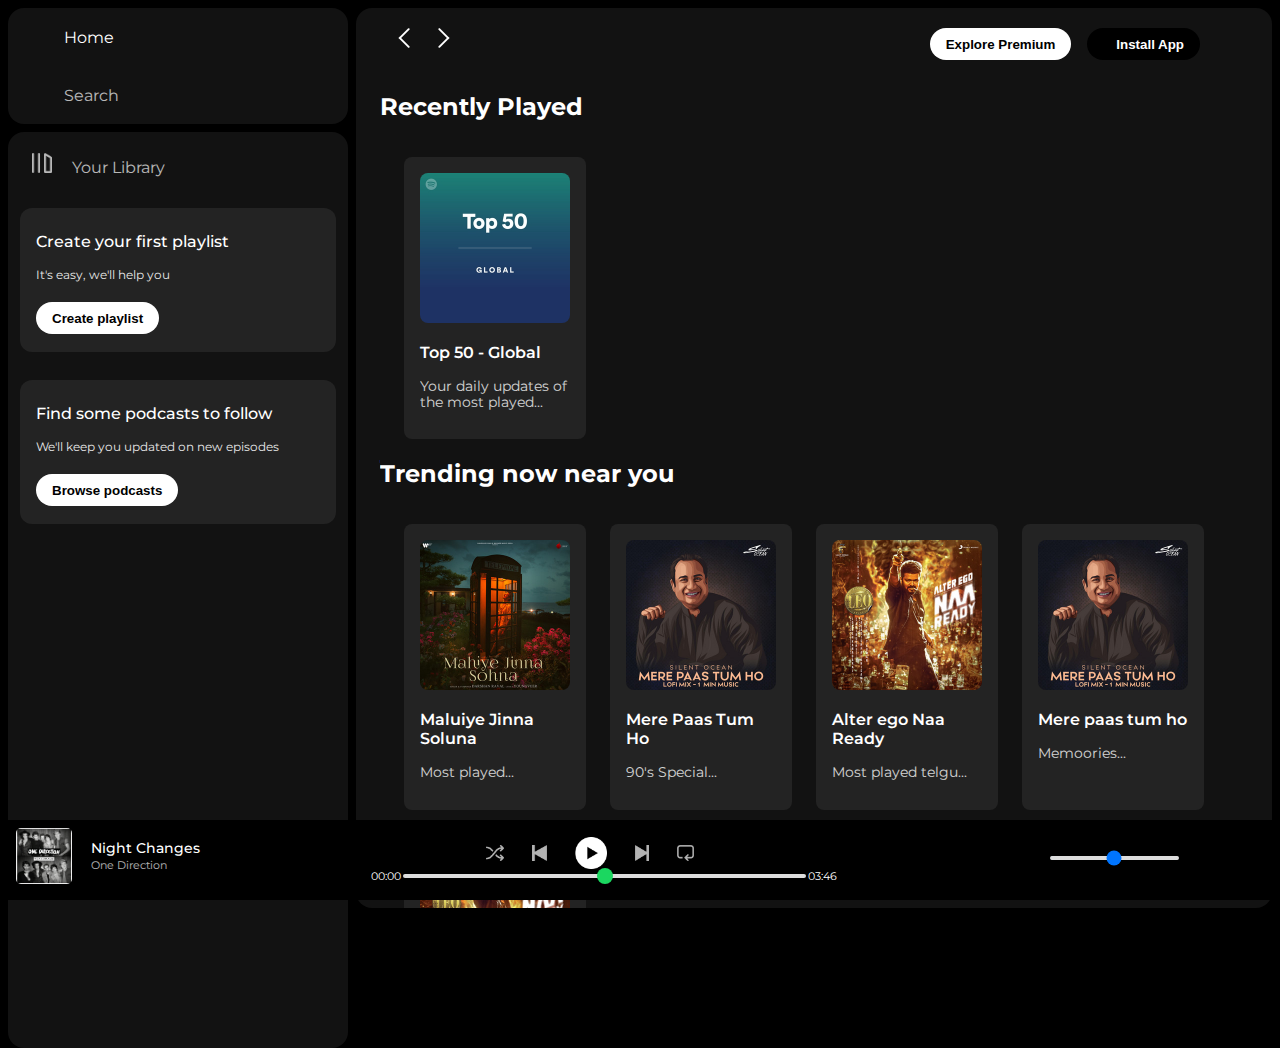
<file: Day 5/index.html>
<!DOCTYPE html>
<html lang="en">
<head>
    <meta charset="UTF-8">
    <meta name="viewport" content="width=device-width, initial-scale=1.0">
    <link rel="stylesheet" href="https://cdnjs.cloudflare.com/ajax/libs/font-awesome/6.4.2/css/all.min.css" integrity="sha512-z3gLpd7yknf1YoNbCzqRKc4qyor8gaKU1qmn+CShxbuBusANI9QpRohGBreCFkKxLhei6S9CQXFEbbKuqLg0DA==" crossorigin="anonymous" referrerpolicy="no-referrer" />
    <link rel="icon" href="./assets/logo.png"/>
    <title>Sportify - Web Player: Music for everyone</title>
    <link rel="preconnect" href="https://fonts.googleapis.com">
<link rel="preconnect" href="https://fonts.gstatic.com" crossorigin>
<link href="https://fonts.googleapis.com/css2?family=Montserrat:wght@300;400;500;600;700&display=swap" rel="stylesheet">
<link rel="stylesheet" href="style.css"/>
</head>
<body>
    <div class="main">
        <div class="sidebar">
            <div class="nav">
                <div class="nav-option" style="opacity: 1;">
                    <i style="opacity: 1;" class="fa-solid fa-house"></i>
                    <a href="#">Home</a>
                </div>
                <div class="nav-option">
                    <i class="fa-solid fa-magnifying-glass"></i>
                    <a href="#">Search</a>
                </div>
            </div>
            <div class="library">
                <div class="options">
                    <div class="lib-option nav-option">
                        <img src="./assets/library_icon.png">
                        <a href="#">Your Library</a>
                    </div>
                    <div class="icons">
                        <i class="fa-solid fa-plus"></i>
                        <i class="fa-solid fa-arrow-right"></i>
                    </div>
                </div>
                <div class="boxes">
                    <p class="box-p1">Create your first playlist</p>
                    <p class="box-p2">It's easy, we'll help you</p>
                    <button class="badge">Create playlist</button>
                </div>
                <div class="boxes">
                    <p class="box-p1">Find some podcasts to follow</p>
                    <p class="box-p2">We'll keep you updated on new episodes</p>
                    <button class="badge">Browse podcasts</button>
                </div>
            </div>
        </div>
        <div class="main-content">
            <div class="sticky-nav">
                <div class="sticky-nav-icons">
                    <img src="./assets/backward_icon.png">
                    <img src="./assets/forward_icon.png" class="hide">
                </div>
                <div class="sticky-nav-options">
                    <button class="badge nav-item hide">Explore Premium</button>
                    <button class="badge nav-item dark-badge"><i class="fa-regular fa-circle-down" style="margin-right: 5px;"></i>Install App</button>
                    <i class="fa-regular fa-user"></i>
                </div>
                
            </div>
            
            <h2>Recently Played</h2>
            <div class="cards-container">
                <div class="card">
                    <img src="./assets/card1img.jpeg" class="card-img">
                    <p class="card-title">Top 50 - Global</p>
                    <p class="card-info">Your daily updates of the most played...</p>
               </div>
            </div>
            
            <h2>Trending now near you</h2>
            <div class="cards-container">
                <div class="card">
                    <img src="./assets/card2img.jpeg" class="card-img">
                    <p class="card-title">Maluiye Jinna Soluna</p>
                    <p class="card-info">Most played...</p>
                </div>
                <div class="card">
                    <img src="./assets/card3img.jpeg" class="card-img">
                    <p class="card-title">Mere Paas Tum Ho</p>
                    <p class="card-info">90's Special...</p>
                </div>
                <div class="card">
                    <img src="./assets/card4img.jpeg" class="card-img">
                    <p class="card-title">Alter ego Naa Ready</p>
                    <p class="card-info">Most played telgu...</p>
                </div>
                <div class="card">
                    <img src="./assets/card3img.jpeg" class="card-img">
                    <p class="card-title">Mere paas tum ho</p>
                    <p class="card-info">Memoories...</p>
                </div>
                <div class="card">
                    <img src="./assets/card4img.jpeg" class="card-img">
                    <p class="card-title">Alter Ego Naa Ready</p>
                    <p class="card-info">Trending Telgu songs...</p>
                </div>
            </div>
            <h2>Featured Charts</h2>
            <div class="cards-container">
                <div class="card">
                    <img src="./assets/card5img.jpeg" class="card-img">
                    <p class="card-title">Top Songs - Global</p>
                    <p class="card-info">Most played songs all over the...</p>
               </div>
               <div class="card">
                    <img src="./assets/card6img.jpeg" class="card-img">
                    <p class="card-title">Top Songs - India</p>
                    <p class="card-info">Trendinhg in India...</p>
               </div>
               <div class="card">
                    <img src="./assets/card1img.jpeg" class="card-img">
                    <p class="card-title">Top 50 - Global</p>
                    <p class="card-info">Your daily updates of the most played...</p>
               </div>
            </div>
            
            <div class="footer">
                <div class="line"></div>
            </div>

        </div>

        <div class="music-player">

            <div class="album-container">
                <div class="album"><img src="./assets/NightChanges.jpg" class="album-cover"></div>
                <div class="music-details">
                    <span id="song-name">Night Changes</span>
                    <span id="producer">One Direction</span>
                </div>
                <div class="heart"><i class="fa-regular fa-heart like"></i></div>
            </div>
            <div class="player">
                <div class="player-controls">
                    <img src="./assets/player_icon1.png" class="player-control-icon">
                    <img src="./assets/player_icon2.png" class="player-control-icon">
                    <img src="./assets/player_icon3.png" class="player-control-icon" style="opacity: 1; height: 2rem;">
                    <img src="./assets/player_icon4.png" class="player-control-icon">
                    <img src="./assets/player_icon5.png" class="player-control-icon">
                </div>
                <div class="playback-bar">
                    <span class="curr-time">00:00</span>
                    <input type="range" min="0" max="100" class="progress-bar" step="1">
                    <span class="tot-time">03:46</span>
                </div>
            </div>

            <div class="control" style="display: inline;">
                <div class="nowplayingview"  style="display:inline; margin-top: 1rem; height: 3rem; width: 1rem;">
                    <i id="nowplayingview" class="fa-thin fa-play"></i>
                </div>
                <i class="fa-sharp fa-solid fa-key fa-2xs" style="margin-top: 1rem;"></i>
                <i class="fa-solid fa-bars" style="margin-top: 0.5rem;"></i>
                <i class="fa-solid fa-computer"></i>
                <i class="fa-solid fa-volume-high"></i>
                <input  style="margin-bottom: 1rem;" type="range" class="audio">    
                <i class="fa-duotone fa-window-restore fa-flip-horizontal"></i>

            </div>

        </div>
    </div>
</body>
</html>
</file>
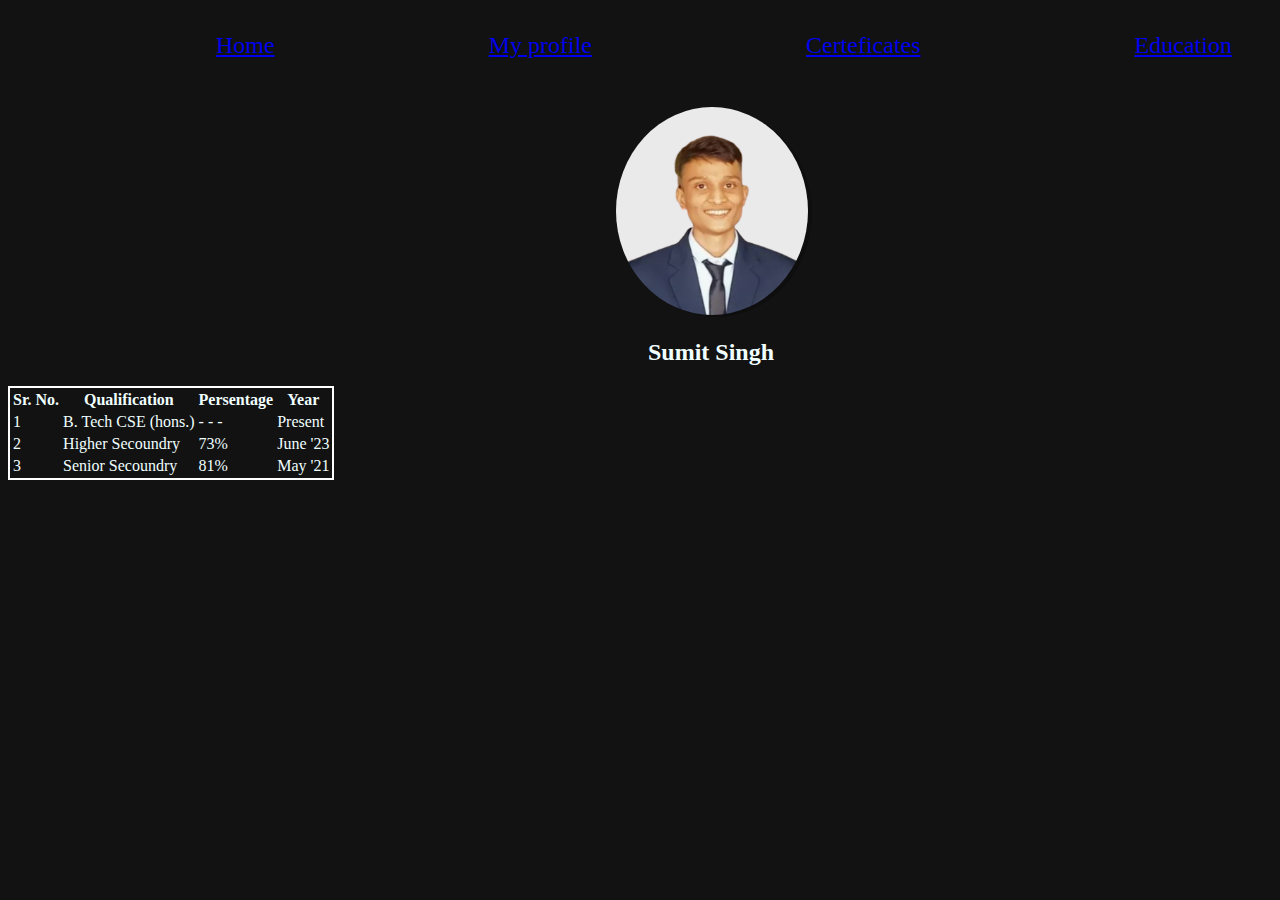
<file: Day 6/index.html>
<!DOCTYPE html>
<html lang="en">
<head>
    <meta charset="UTF-8">
    <meta name="viewport" content="width=device-width, initial-scale=1.0">
    <title>My Portfolio</title>
    <link rel="stylesheet" href="style1.css"/>
    <link rel="stylesheet" href="https://cdnjs.cloudflare.com/ajax/libs/font-awesome/6.4.2/css/all.min.css" integrity="sha512-z3gLpd7yknf1YoNbCzqRKc4qyor8gaKU1qmn+CShxbuBusANI9QpRohGBreCFkKxLhei6S9CQXFEbbKuqLg0DA==" crossorigin="anonymous" referrerpolicy="no-referrer" />
    <link rel="icon" href="./assets/logo.png"/>
</head>
<body>
    <div class="container">
    <div class="nav">
        <div class="navigation">
            <div class="options">
                <i class="fa-solid fa-house"></i>
                <a href="#" class="nav-options">Home</a>
            </div>
            <div class="options">
                <i class=""></i>
                <a href="#" class="nav-options">My profile</a>
            </div>
            <div class="options">
                <i class=""></i>
                <a href="#" class="nav-options">Certeficates</a>
            </div>
            <div class="options">
                <i class=""></i>
                <a href="#" class="nav-options">Education</a>
            </div>                    
        </div>
    </div>
    <div class="main-content">
        <div class="photo">
            <div class="img">
                <img src="Sumit1-removebg-preview.png" alt="Sumit's Picture">
            </div>
            <h2 id="name">Sumit Singh</h2>
            
            <table>
                <tr>
                    <th>Sr. No.</th>
                    <th>Qualification</th>
                    <th>Persentage</th>
                    <th>Year</th>
                </tr>
                <tr>
                    <td>1</td>
                    <td>B. Tech CSE (hons.)</td>
                    <td>- - -</td>
                    <td>Present</td>
                </tr>
                <tr>
                    <td>2</td>
                    <td>Higher Secoundry</td>
                    <td>73%</td>
                    <td>June '23</td>
                </tr>
                <tr>
                    <td>3</td>
                    <td>Senior Secoundry</td>
                    <td>81%</td>
                    <td>May '21</td>
                </tr>
            </table>
       
        </div>
    </div>
    </div>
    <script src="index.js"></script>
</body>
</html>
</file>
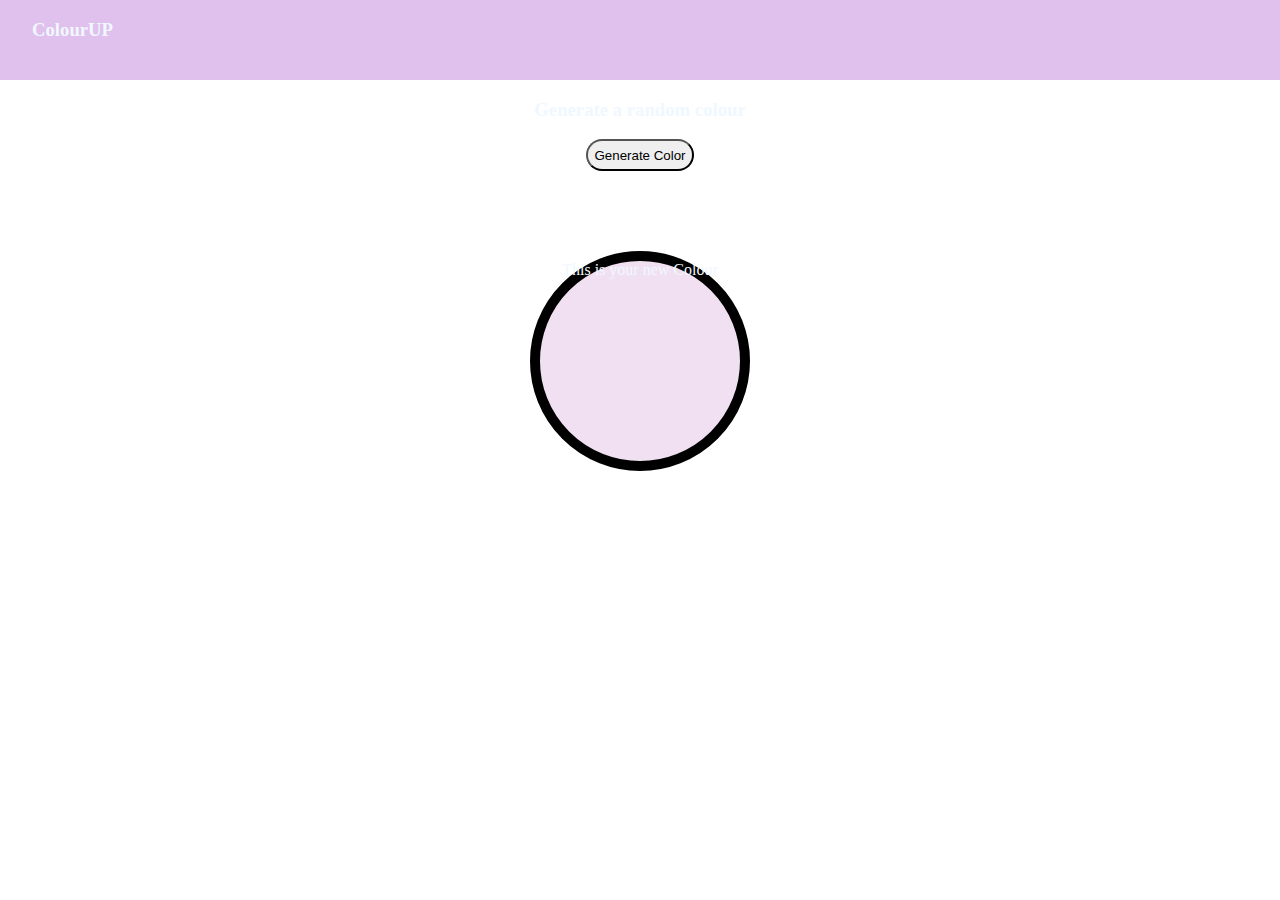
<file: DOM Starter/index.html>
<!DOCTYPE html>
<html lang="en">
<head>
    <meta charset="UTF-8">
    <meta name="viewport" content="width=device-width, initial-scale=1.0">
    <title>Colour generetor</title>
    <link rel="stylesheet" href="style.css" />
    <link rel="stylesheet" href="https://cdnjs.cloudflare.com/ajax/libs/font-awesome/6.4.2/css/all.min.css" integrity="sha512-z3gLpd7yknf1YoNbCzqRKc4qyor8gaKU1qmn+CShxbuBusANI9QpRohGBreCFkKxLhei6S9CQXFEbbKuqLg0DA==" crossorigin="anonymous" referrerpolicy="no-referrer" />
    
    
</head>
<body>
    <div class="nav">
        <i class="fa-solid fa-fill-drip"></i>
        <h3>ColourUP</h3>
        <div class="options">
            <i class="fa-solid fa-magnifying-glass"></i>
            <i class="fa-solid fa-house"></i>
            <i class="fa-solid fa-gear"></i>
        </div>
    </div>

    <div class="main">
        <h3 id="name">Generate a random colour</h3>
        <button>Generate Color</button>
        <div id ="color">This is your new Colour</div>
        <script src="app.js"></script>
    </div>

</body>
</html>
</file>
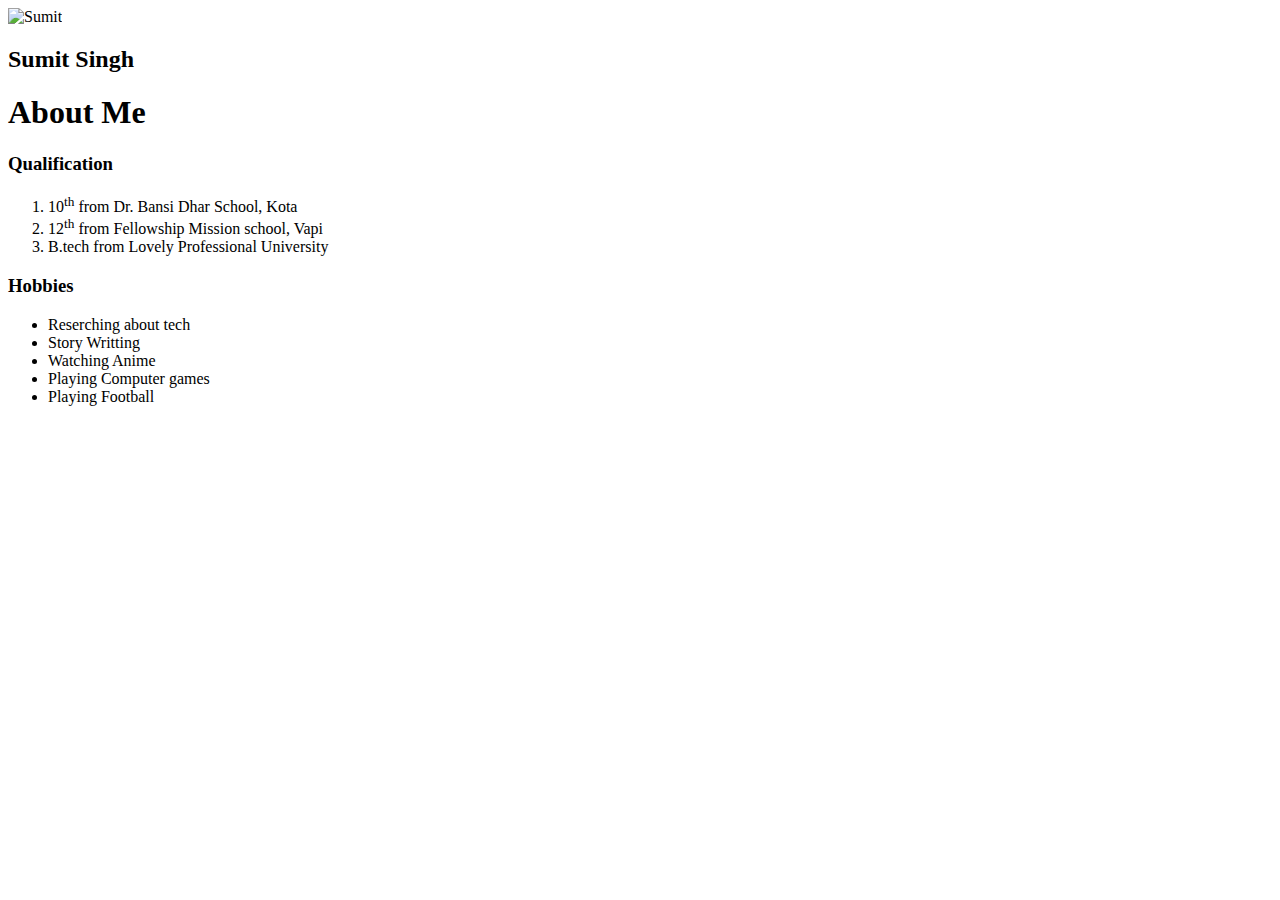
<file: Day 1/Devnest1.html>
<html>
    <!DOCTYPE html>
    <html lang="en">
    <head>
        <meta charset="UTF-8">
        <meta name="viewport" content="width=device-width, initial-scale=1.0">
        <title>Sumit Singh</title>
    </head>
    <body>
        <img scr="https://media.licdn.com/dms/image/D4D03AQG85Ge_by64Ew/profile-displayphoto-shrink_800_800/0/1697732800104?e=1703116800&v=beta&t=SytLZMCnuSSpwFHkyaA_1ot-LB59z8_ysN7mz1_X3y8" alt="Sumit"/>
        <h2>Sumit Singh</h2>
        <h1>About Me</h1>
        <h3>Qualification</h3>
        <p>
            <ol>
                <li>10<sup>th</sup> from Dr. Bansi Dhar School, Kota</li>
                <li>12<sup>th</sup> from Fellowship Mission school, Vapi</li>
                <li>B.tech from Lovely Professional University</li>
            </ol>
        <h3>Hobbies</h3>
            <ul>
                <li>Reserching about tech</li>
                <li>Story Writting</li>
                <li>Watching Anime</li>
                <li>Playing Computer games</li>
                <li>Playing Football</li>
            </ul>
        </p>
    </body>
    </html>
</html>
</file>
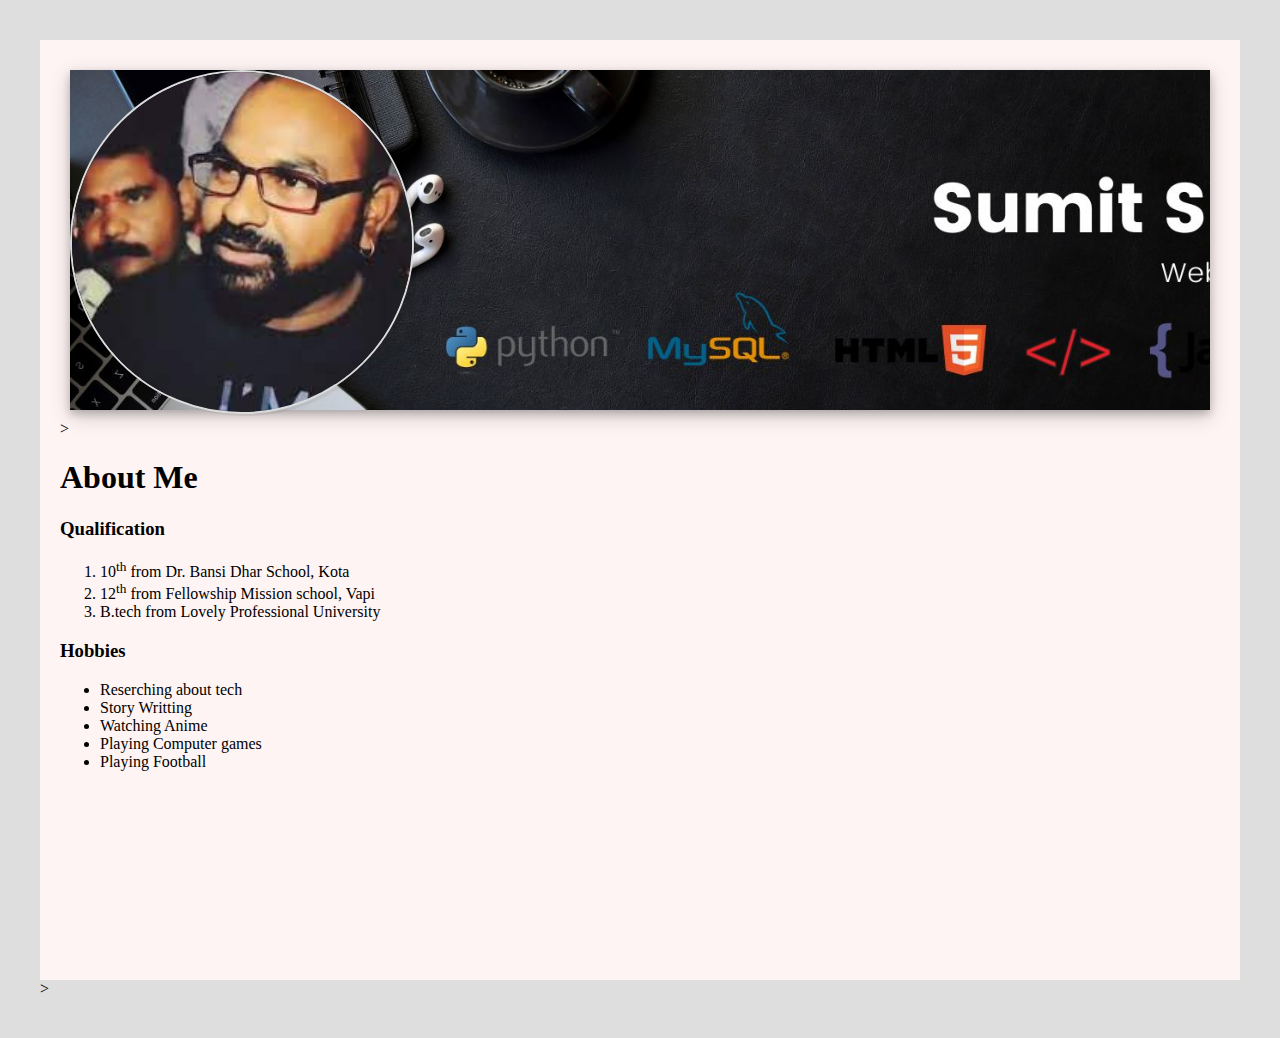
<file: Day 2/Portfolio.html>
<html>
    <!DOCTYPE html>
    <html lang="en">
    <head>
        <meta charset="UTF-8">
        <meta name="viewport" content="width=device-width, initial-scale=1.0">
        <title>Sumit Singh</title>
        <link rel="stylesheet" href="style.css"/>
    </head>
    <body>
        <div id="Con">
            <div id="image">
                <img src="[data-uri]" alt="Sumit"/ id="Sumit">
            </div>>
            <h1>About Me</h1>
            <h3>Qualification</h3>
            <p>
                <ol>
                    <li>10<sup>th</sup> from Dr. Bansi Dhar School, Kota</li>
                    <li>12<sup>th</sup> from Fellowship Mission school, Vapi</li>
                    <li>B.tech from Lovely Professional University</li>
                </ol>
            <h3>Hobbies</h3>
                <ul>
                    <li>Reserching about tech</li>
                    <li>Story Writting</li>
                    <li>Watching Anime</li>
                    <li>Playing Computer games</li>
                    <li>Playing Football</li>
                </ul>
            </p>
        </div>>
    </body>
    </html>
</html>
</file>
<file: Day 5/style.css>
body {
    font-family: 'Montserrat', sans-serif;
    margin: 0;
    background-color: #000;
    color: #fff;
    overflow: hidden;
}

.main {
    display: flex;
    height: 100vh;
    padding: 0.5rem;
}

.sidebar {
    color: #000;
    width: 340px;
    border-radius: 1rem; /*1rem = 16 px*/
    margin-right: 0.5rem;
}

.main-content {
    background-color: #121212;
    flex: 1;
    border-radius: 1rem;
    overflow: auto;
    padding: 0 1.5rem 0 1.5rem;
}

.music-player {
    color: #121212;
    position: fixed;
    bottom: 0;
    width: 100%;
    height: 72px;
}

a {
    text-decoration: none;
    color: #fff;
}

i {
    color: #fff;
}

.nav {
    background-color: #121212;
    border-radius: 1rem;
    display: flex;
    flex-direction: column;
    justify-content: center;
    height: 100px;
    padding: 0.5rem 0.75rem;
}

.nav-option {
    line-height: 2.5rem;
    opacity: 0.7;
    padding: 0.5rem 0.75rem;
}

.nav-option:hover {
    opacity: 1;
}

.nav-option i {
    font-size: 1.25rem;
}

.nav-option a {
    font-size: 1rem;
    margin: 1rem;
}

.library {
    background-color: #121212;
    border-radius: 1rem;
    height: 100%;
    margin-top: 0.5rem;
    padding: 0.5rem 0.75rem;
}

.options {
    display: flex;
    justify-content: space-between;
    align-items: center;
}

.lib-option img{
    height: 1.25rem;
    width: 1.25rem;
}

.icons {
    font-size: 1.25rem;
    opacity: 07;
}

.icons i {
    margin-right: 1rem;
    display: inline-flex;
}

.icons i:hover{
    opacity: 1;
}

.boxes {
    height: 8rem;
    background-color: #232323;
    border-radius: 0.75rem;
    margin: 0.75rem 0 1.75rem 0;
    padding: 0.5rem 1rem;
}

.box-p1{
    font-size: 1rem;
    font-weight: 500;
}

.box-p2 {
    font-size: 0.75rem;
    opacity: 0.9;
}

.badge {
    background-color: #fff;
    border: none;
    border-radius: 100px;
    padding: 0.25rem 1rem;
    font-weight: 700;
    margin-top: 0.5rem;
    height: 2rem;
    width: fit-content;

}

p{
    color: #fff;
}


.sticky-nav {
    position: sticky;
    top: 0;
    background-color: #121212;
    display: flex;
    justify-content: space-between;
    align-items: center;
    padding: 1rem 0 1rem 0;
    width: 100%;
    height: 2rem;
    z-index: 10;
}


.sticky-nav-icons img{
    margin-left: 0.75rem;
}

.sticky-nav-options{
    display: flex;
    justify-content: center;
    align-items: center;
}

.sticky-nav-options button {
    margin-right: 1rem;
}

.nav-item{
    margin-right: 1rem;
}

.dark-badge{
    background-color: #000;
    color: #fff;
    
}

@media (max-width: 1000px) {
    .hide{
        display: none;
    }
}

.card{
    background-color: #232323;
    width: 150px;
    border-radius: 0.5rem;
    padding: 1rem;
    margin-left: 1.5rem;
    margin-top: 1rem;
}

.cards-container {
    display: flex;
    flex-wrap: wrap;
}

.card-img{
    width: 100%;
    border-radius: 0.5rem;
}

.card-title{
    font-weight: 600;
}

.card-info{
    font-size: 0.85rem;
    opacity: 0.8;
}

.footer{
    height: 300px;
    display: flex;
    align-items: center;
    justify-content: center;
}

.line{
    width: 90%;
    height: 50%;
    border-top: 1px solid white;
    opacity: 0.4;

}

.music-player{
    display: flex;
    justify-content: space-between;
    align-items: center;
    background-color: #000;
    z-index: 10;
    height: 5rem;
}

.album{
    width: 30%;
}

.player{
    width: 45%;
    align-items: center;
}

.playback-bar{
    display: flex;
    /* width: 50%; */
    align-items: center;
    justify-content: center;
}

.control{
    width: 25%;
}

.player-control-icon{
    height: 1rem;
    margin-right: 1.75rem;
    opacity: 0.7;
}

.player-control-icon:hover{
    opacity: 1;
}

span{
    color: #fff;
    font-size: 0.6875rem;
}

.player-controls{
    display: flex;
    justify-content: center;
    align-items: center;
}

.progress-bar{
    width: 70%;
    appearance: none;
    background-color: transparent;
    cursor: pointer;
}

.progress-bar::-webkit-slider-runnable-track{
    background-color: #ddd;
    border-radius: 100px;
    height: 0.2rem;
}

.progress-bar::-webkit-slider-thumb{
    appearance: none;
    height: 1rem;
    width: 1rem;
    background-color: #1bd760;
    border-radius: 50%;
    margin-top: -6px;
}

.album{
    padding: 0.5rem;
    display: inline;
}

.album-cover{
    height: 3.5rem;
    width: 3.5rem;
    border-radius: 5px;
}

.album-container{
    display: inline-flex;
    height: 100%;
}

#song-name{
    font-weight: 500;
    font-size: 0.875rem;
    display: block;
}

#producer{
    font-size: 0.68rem;
    opacity: 0.7;
}
#producer:hover{
    opacity: 1;
}

.music-details{
    display: block;
    padding: 0.7rem;
    padding-top: 1.25rem;
    line-height: 1rem;
    width: 60%;
}

.like{
    margin-top: 1.75rem;
    height: 1rem;
    width: 0.8rem;
    opacity: 0.7;
}

.like:hover{
    opacity: 1;
}

/* .like:checked{
    color:#1eea69;
    background-color: #1ddd63;
} */

.heart{
    margin-left: 0.8rem;
}

i {
    height: 1rem;
    width: 1rem;
    margin: 0.5rem;
    opacity: 0.7;
}

.audio::-webkit-slider-runnable-track{
    background-color: #ddd;
    border-radius: 100px;
    height: 0.2rem;
}

.audio::-webkit-slider-thumb{
    appearance: none;
    height: 1rem;
    width: 1rem;
    background-color: #1bd760;
    border-radius: 50%;
    margin-top: -6px;
}

i:hover {
    opacity: 1;
}
</file>
<file: Day 6/style1.css>
body {
    background-color: #121212;
    color: azure;
}

table {
    border: 2px solid white;
}

h1{
    font-size: 3rem;
}

img{
    border-radius: 100%;
    box-shadow: 4px 2px rgba(14, 12, 12, 0.66);
    height: 13rem;
    width: 12rem;
    margin-left: 38rem;
    margin-top: 3rem;
}

.options{
    display: inline;
    margin-left: 3rem;
    font-size: 1.5rem;
}

.navigations{
    display: inline-block;
}

i{
    color: aliceblue;
    margin-left: 10rem;
}

.nav{
    margin-top: 2rem;
}

#name{
    margin-left: 40rem;
}
</file>
<file: DOM Starter/style.css>
body {
    text-align: center;
    /* display: flex; */
    justify-content: center;
    margin: 0px;
    background-image: url("https://e0.pxfuel.com/wallpapers/521/861/desktop-wallpaper-abstract-red-blue-blur-abstract-background-and-blue-and-red-abstract.jpg");
    background-repeat: no-repeat;
    background-size: cover;
    color:aliceblue;
}

#color{
    height: 200px;
    width: 200px;
    border: 10px solid black;
    margin: 5rem auto;
    border-radius: 100%;
    background-color: rgba(173, 88, 181, 0.185);
}

.nav{
    display: flex;
    background-color: rgba(194, 131, 219, 0.5);
    height: 5rem;
}

i{
    margin-left: 2rem;
    margin-top: 1.25rem;
    /* height: 4rem;
    width: 4rem; */
    font-size: 2rem;
}

.options{
    margin-left: 70rem;
    font-size: 1.9rem;
    
}

button{
    border-radius: 2rem;
    height: 2rem;
}
</file>
<file: Day 2/style.css>
body{
    background-color: rgba(216, 216, 216, 0.838);
    margin: 40px;
    padding: ;
}

#Con{
    background-color: rgb(255, 244, 244);
    height: 100vh;
    padding: 20px;
}

h1,h2,h3{
    /* text-align: center; */
    font-family: Georgia, 'Times New Roman', Times, serif;
}

#image{
    margin: 10px;
    background-image: url(Sumit_Singh.jpg);
    height: 340px;
    background-size: cover;
    background-repeat: no-repeat;
    box-shadow: 0 4px 8px 0 rgba(0, 0, 0, 0.2), 0 6px 20px 0 rgba(0, 0, 0, 0.19);
}


#Sumit{
    border-radius: 100%;
    height: 340px;
    width: 340px;
    border: 2px solid rgb(219, 219, 219);
    box-shadow: 4px 2px rgba(14, 12, 12, 0.056);
}

#Sumit:hover{
    box-shadow: 8px 4px rgba(32, 31, 31, 0.077);
    transition: 1s;
}
</file>
